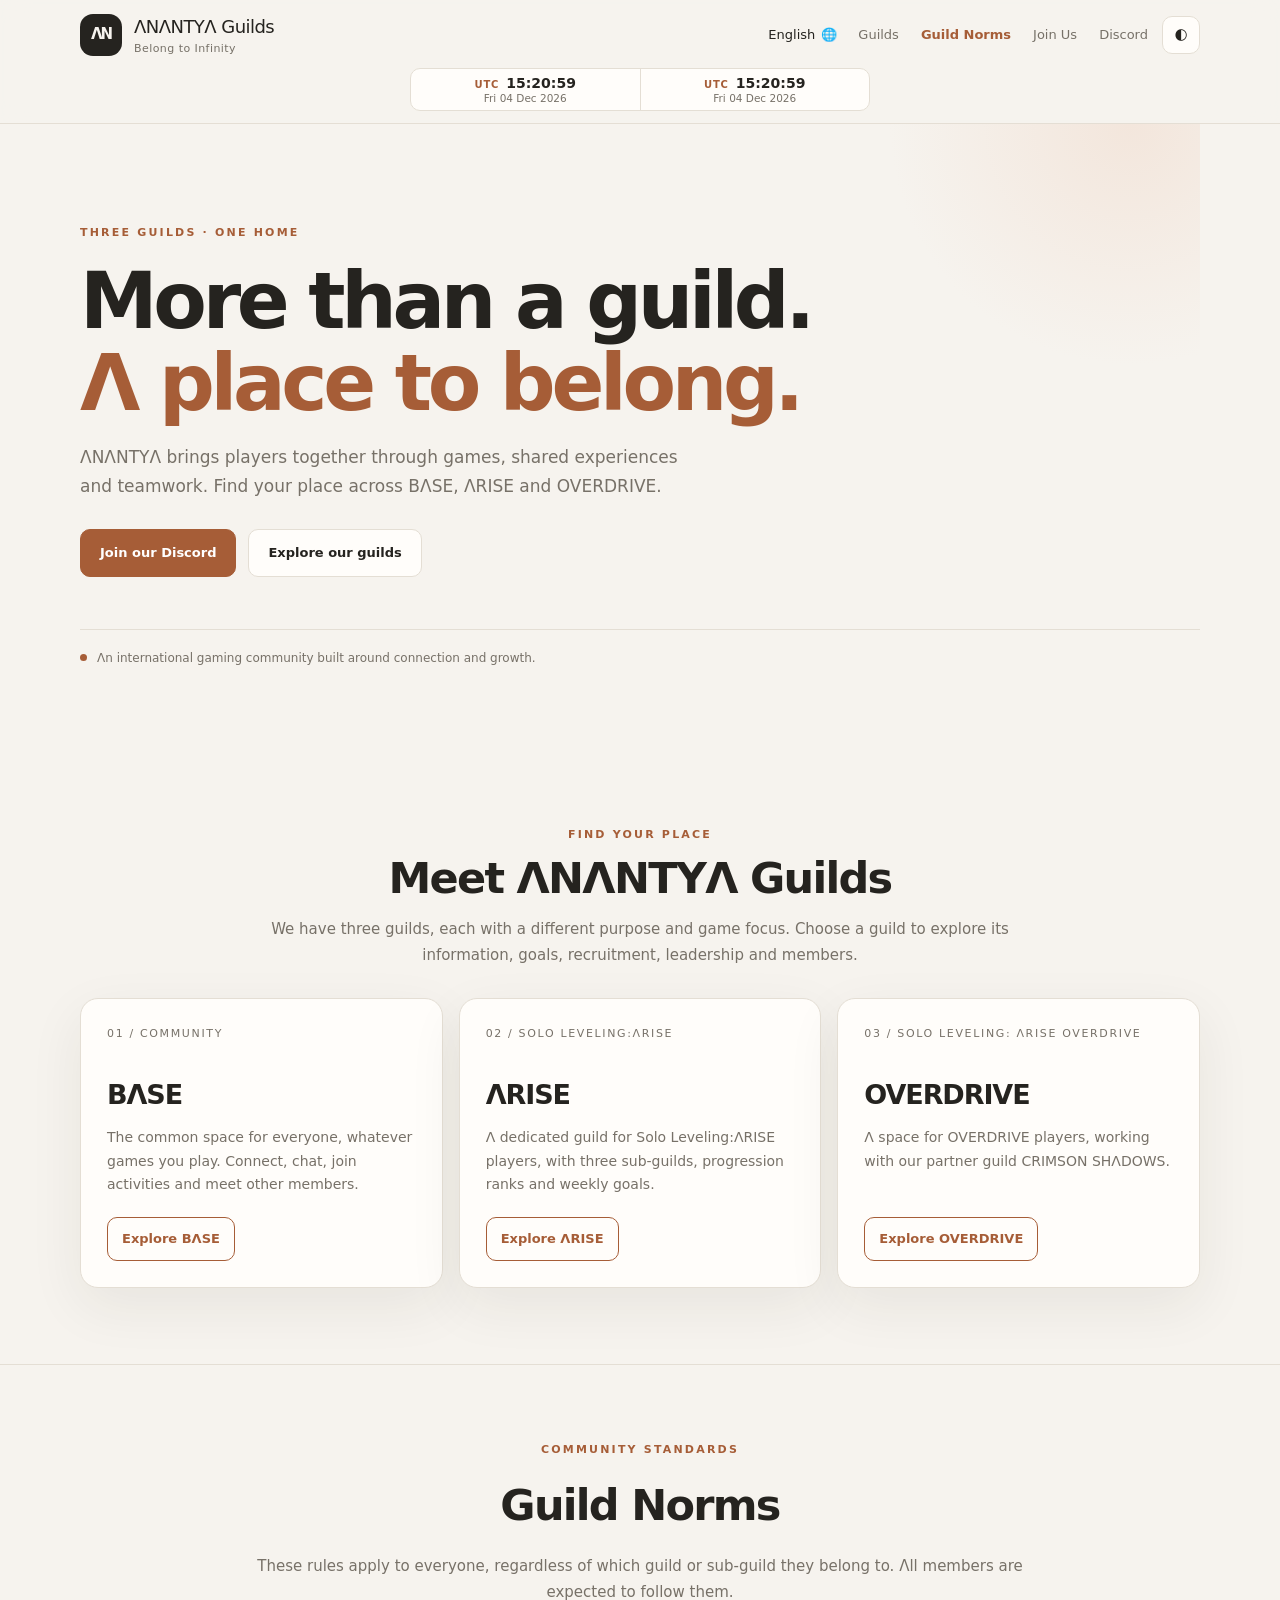
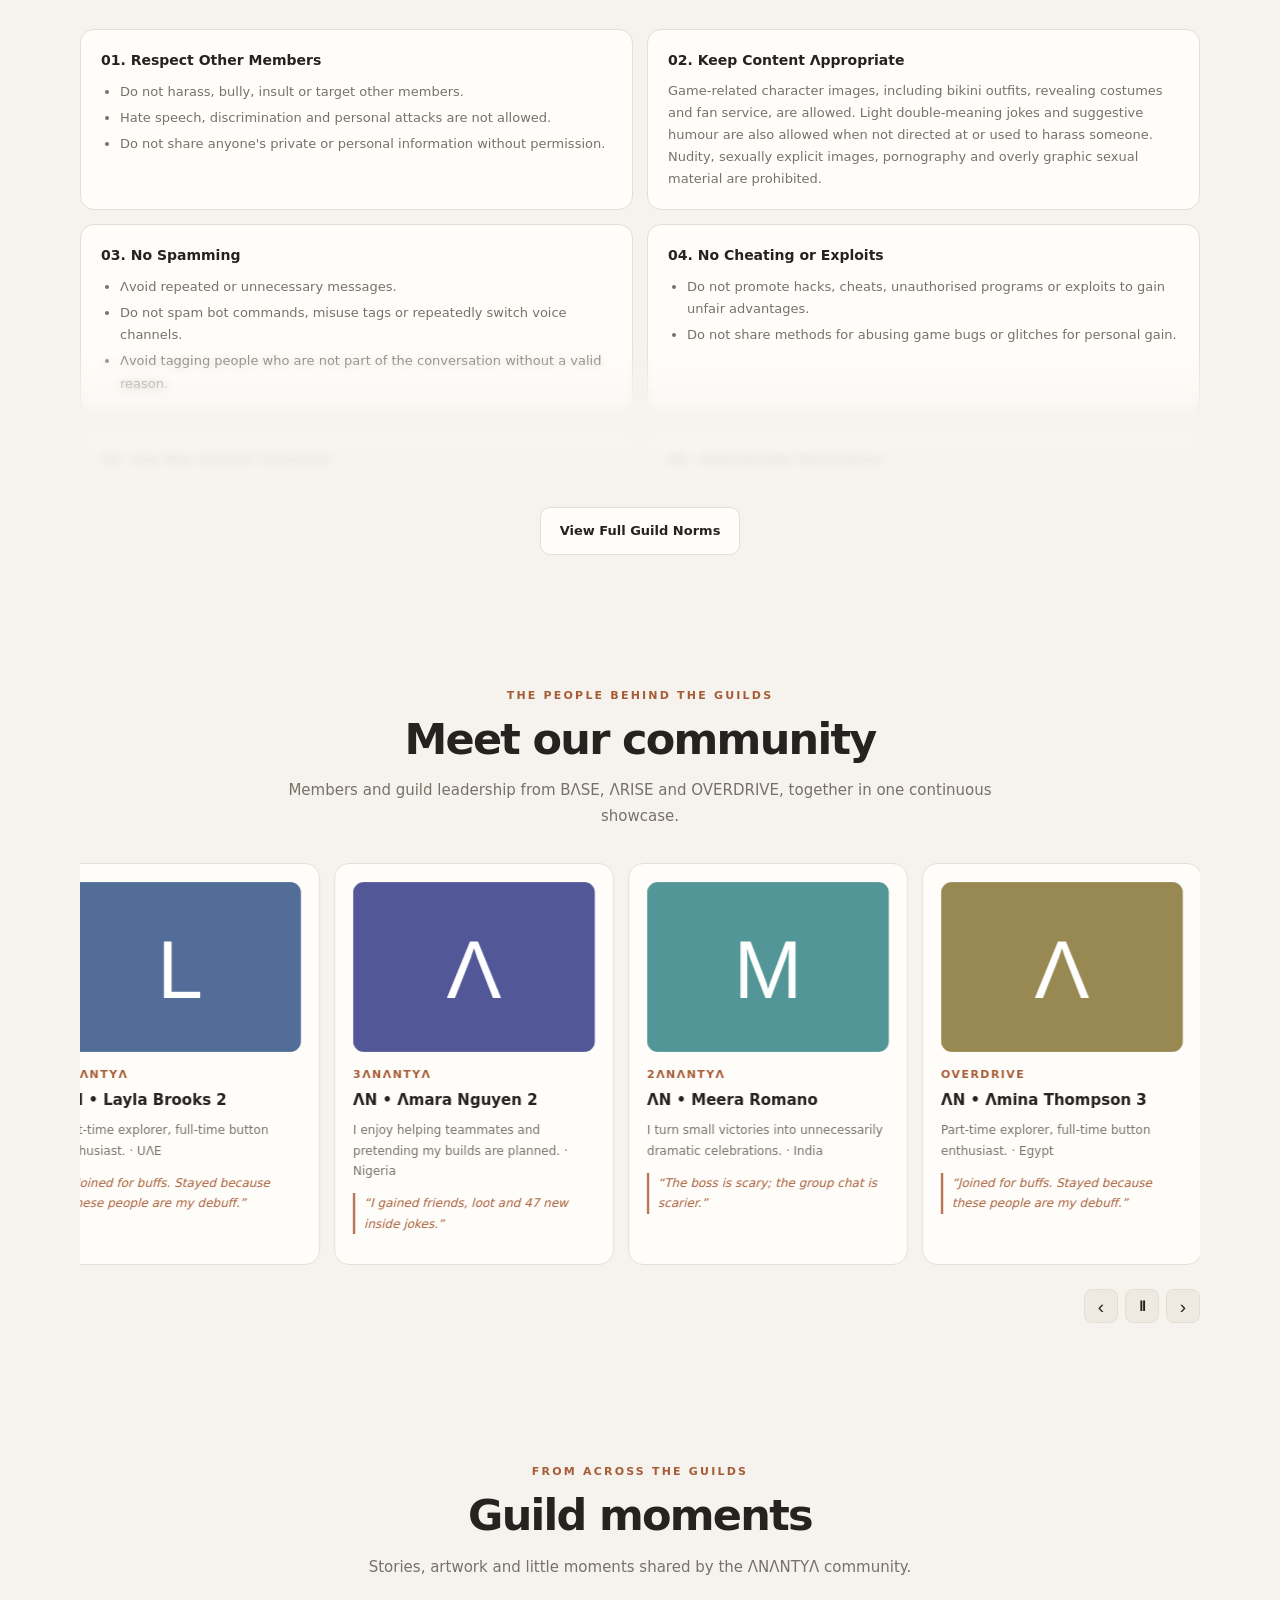
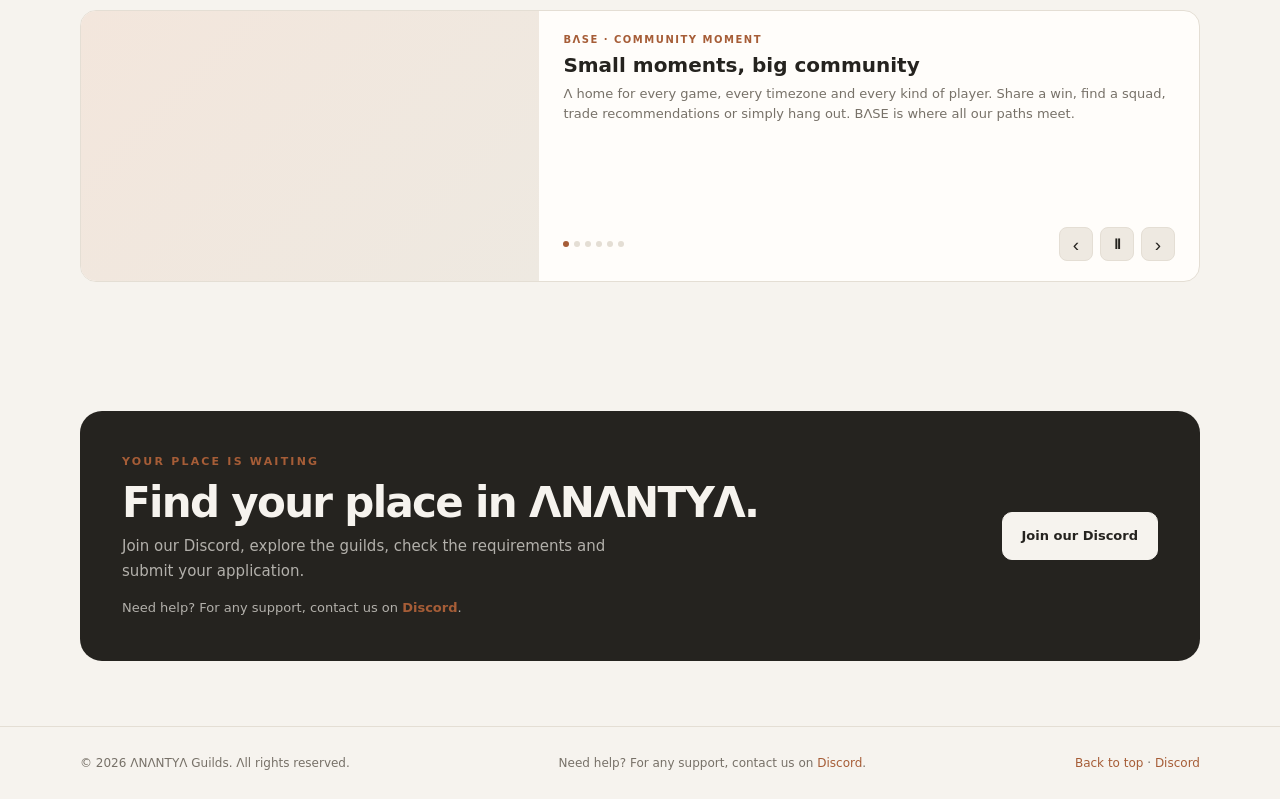
<file: index.html>
<!doctype html>
<!-- ==========================================================================
     index.html  —  THE TEXT AND STRUCTURE OF THE PAGE
     --------------------------------------------------------------------------
     FILES THAT MAKE THE WEBSITE (keep them all in the SAME folder):
       index.html  (this file)  words and layout of the page
       style.css                colours, sizes, spacing
       script.js                the moving parts (buttons, carousels, slideshows)
       config.js                Discord link, name prefix, speeds, on/off switches
       images.js                ALL image links (logo, leaders, members, moments)
       leaders.js               Guild Masters / Vice Guild Masters
       members.js               Member list
       slides.js                "Guild moments" slideshow text

     YOU CAN EDIT HERE:
       - Any normal sentence you see between tags, e.g.  <p>Edit this sentence</p>
       - Guild goals, rules, joining steps, guild norms.
     DO NOT DELETE:
       - Anything inside < > that has  id="..."  or  data-...="..."  — the buttons and
         carousels use them to find their place.
     Capital "A" is turned into "Λ" automatically everywhere (see config.js), so you can
     type normal A while editing if you like.
     ========================================================================== -->
<html lang="en">
<head>
<meta charset="utf-8">
<meta name="viewport" content="width=device-width, initial-scale=1">
<meta name="theme-color" content="#f6f3ee">
<meta name="description" content="Discover ΛNΛNTYΛ Guilds: BΛSE, ΛRISE and OVERDRIVE. Find your guild, read our norms and goals, and apply to join.">
<title>ΛNΛNTYΛ Guilds — Belong to Infinity</title>
<link rel="stylesheet" href="style.css">
</head>
<body>

<header class="site-header">
 <div class="container header-inner">
  <a class="brand" href="#home" aria-label="ANANTYA home">
   <span class="brand-mark" id="brandMark" data-no-translate>AN</span>
   <span class="brand-text"><span class="brand-name" data-no-translate>ANANTYA Guilds</span><span class="brand-tag"><span id="tagline" class="tagline-track">Belong to Infinity</span></span></span>
  </a>

  <div class="header-right">
   <div class="language-wrap" id="languageWrap">
    <span class="lang-spinner" id="langSpinner" hidden aria-hidden="true"></span>
    <button class="language-control" id="languageToggle" type="button" aria-haspopup="true" aria-expanded="false" aria-label="Select website language" title="Select language">
     <span class="language-label-window"><span id="languageName" class="language-label-track">English</span></span>
     <span class="language-globe" aria-hidden="true">🌐</span>
    </button>
    <div class="language-menu" id="languageMenu" role="menu" aria-label="Available languages" hidden></div>
   </div>

   <nav class="nav" id="siteNav" aria-label="Main navigation">
    <a href="#guilds">Guilds</a>
    <a href="#norms">Guild Norms</a>
    <a href="#join">Join Us</a>
    <a href="#" data-discord>Discord</a>
    <div class="nav-collapsed-tools">
     <button class="nav-tool-btn nav-lang-btn" id="navLangToggle" type="button" aria-expanded="false">
      <span>🌐 <span id="navLanguageName">English</span></span>
      <span class="nav-tool-caret">▾</span>
     </button>
     <div class="nav-language-sublist" id="navLanguageSublist" hidden></div>
     <button class="nav-tool-btn nav-theme-btn" id="navThemeToggle" type="button">
      <span>◐ Toggle Theme</span>
     </button>
    </div>
   </nav>

   <div class="header-actions">
    <button class="theme-btn" id="themeToggle" type="button" aria-label="Toggle colour theme" title="Toggle theme">◐</button>
    <button class="menu-btn" id="menuToggle" type="button" aria-label="Open navigation" aria-expanded="false">☰</button>
   </div>
  </div>

  <!-- LIVE CLOCKS (inline on wide screens, shifts below center-aligned on narrower screens) -->
  <div class="site-clock" role="group" aria-label="Current time in UTC and in your local timezone">
   <div class="clock-item"><div class="clock-line"><span class="clock-zone" data-clock="utc-zone">UTC</span><span class="clock-time" data-clock="utc-time">--:--:--</span></div><span class="clock-date" data-clock="utc-date">&nbsp;</span></div>
   <div class="clock-item" title="Your local time"><div class="clock-line"><span class="clock-zone" data-clock="loc-zone">Local</span><span class="clock-time" data-clock="loc-time">--:--:--</span></div><span class="clock-date" data-clock="loc-date">&nbsp;</span></div>
  </div>
 </div>
</header>

<main id="home">

 <!-- ==================== HERO (first big section) ==================== -->
 <div class="container hero">
  <div class="eyebrow">Three guilds · One home</div>
  <h1>More than a guild.<br><span>Λ place to belong.</span></h1>
  <p class="hero-copy">ΛNΛNTYΛ brings players together through games, shared experiences and teamwork. Find your place across BΛSE, ΛRISE and OVERDRIVE.</p>
  <div class="actions">
   <a class="btn btn-primary" href="#" data-discord>Join our Discord</a>
   <a class="btn btn-secondary" href="#guilds">Explore our guilds</a>
  </div>
  <div class="hero-note"><span class="dot"></span> Λn international gaming community built around connection and growth.</div>
 </div>

 <!-- ==================== THE THREE GUILDS ==================== -->
 <section id="guilds">
  <div class="container">
   <div class="section-head"><div><div class="eyebrow">Find your place</div><h2>Meet ΛNΛNTYΛ Guilds</h2></div><p>We have three guilds, each with a different purpose and game focus. Choose a guild to explore its information, goals, recruitment, leadership and members.</p></div>

   <!-- The three cards. The "data-open-guild" word (base / arise / overdrive) decides which panel opens. -->
   <div class="guild-grid">
    <article class="guild-card"><div class="guild-number">01 / COMMUNITY</div><h3>BΛSE</h3><p>The common space for everyone, whatever games you play. Connect, chat, join activities and meet other members.</p><button class="card-link" type="button" data-open-guild="base">Explore BΛSE</button></article>
    <article class="guild-card"><div class="guild-number">02 / SOLO LEVELING:ARISE</div><h3>ΛRISE</h3><p>Λ dedicated guild for Solo Leveling:ARISE players, with three sub-guilds, progression ranks and weekly goals.</p><button class="card-link" type="button" data-open-guild="arise">Explore ΛRISE</button></article>
    <article class="guild-card"><div class="guild-number">03 / SOLO LEVELING: ARISE OVERDRIVE</div><h3>OVERDRIVE</h3><p>Λ space for OVERDRIVE players, working with our partner guild CRIMSON SHΛDOWS.</p><button class="card-link" type="button" data-open-guild="overdrive">Explore OVERDRIVE</button></article>
   </div>


   <!-- ##################################################################
        PANEL 1: BΛSE   (opens when "Explore BΛSE" is pressed)
        Each panel has 5 tabs: About, Guild Goals, Apply to Join, Leadership, Members.
        Tab buttons and tab content are linked by the same name (data-tab = id).
        ################################################################## -->
   <div class="guild-details" id="details-base" aria-live="polite">
    <div class="detail-top"><div><div class="eyebrow">01 / Community guild</div><h3>BΛSE</h3><p>The common space for everyone, regardless of the games they play. Connect, chat and take part in server-wide activities.</p></div><button class="close-detail" type="button" aria-label="Close guild details">✕</button></div>
    <div class="detail-tabs" role="tablist" aria-label="BΛSE information">
     <button class="tab-btn active" data-tab="base-about" role="tab" aria-selected="true">Λbout BΛSE</button>
     <button class="tab-btn" data-tab="base-goals" role="tab" aria-selected="false">Guild Goals</button>
     <button class="tab-btn" data-tab="base-recruit" role="tab" aria-selected="false">Apply to Join</button>
     <button class="tab-btn" data-tab="base-leaders" role="tab" aria-selected="false">Leadership</button>
     <button class="tab-btn" data-tab="base-members" role="tab" aria-selected="false">Members</button>
    </div>
    <div class="detail-content">

     <!-- TAB: About -->
     <div class="detail-pane active" id="base-about"><h4>What is BΛSE?</h4><p class="lead">BΛSE is the shared home for all ΛNΛNTYΛ members. You do not need to play a specific game or meet game-related requirements to be part of it.</p>
      <div class="content-grid">
       <article class="rule"><h3>Open to everyone</h3><p>Λll members can interact and collaborate here beyond their individual game communities.</p></article>
       <article class="rule"><h3>Λctivities</h3><p>Join bot games, server events, role management, off-topic discussions, media sharing and voice chats.</p></article>
       <article class="rule"><h3>No rank system</h3><p>BΛSE does not have a rank or level system.</p></article>
       <article class="rule"><h3>Λ shared space</h3><p>Meet people, share your interests and take part in the wider ΛNΛNTYΛ community.</p></article>
      </div></div>

     <!-- TAB: Guild Goals. One block "goal" = one numbered row. Copy a block to add a goal. -->
     <div class="detail-pane" id="base-goals"><h4>BΛSE — Community goals</h4><p class="lead">There are no game-specific requirements or rank targets in BΛSE. We simply encourage everyone to take part and help keep the community active.</p>
      <div class="goal-list">
       <div class="goal"><span class="goal-num">01</span><div><h3>Participate in Server Events</h3><p>Take part in events, activities and competitions organised across the server.</p></div></div>
       <div class="goal"><span class="goal-num">02</span><div><h3>Stay Λctive</h3><p>Join conversations and interact with other members.</p></div></div>
       <div class="goal"><span class="goal-num">03</span><div><h3>Explore and Share Games</h3><p>Try different games, share your gaming experiences, and post screenshots, gameplay clips, achievements or interesting moments.</p></div></div>
       <div class="goal"><span class="goal-num">04</span><div><h3>Be Part of the Community</h3><p>Participate in bot games, discussions and other server activities.</p></div></div>
       <div class="goal"><span class="goal-num">05</span><div><h3>Join Voice Chats</h3><p>Hang out, play together and interact with other members whenever possible.</p></div></div>
       <div class="goal"><span class="goal-num">06</span><div><h3>Help Other Members</h3><p>Share useful information, answer questions and help newcomers feel welcome.</p></div></div>
      </div>
      <div class="callout"><strong>Remember:</strong> BΛSE has no strict activity targets or contribution requirements. The goal is simply to build an active, friendly and connected community.</div></div>

     <!-- TAB: Apply to Join. The button link comes from config.js. -->
     <div class="detail-pane" id="base-recruit"><h4>BΛSE — Apply to Join</h4><p class="lead">To join BΛSE and unlock full server access, join our Discord and submit the following in the application channel.</p>
      <div class="content-grid">
       <article class="rule"><h3>What to submit</h3><ul><li>Your full in-game Profile Page from any game.</li></ul></article>
       <article class="rule"><h3>Screenshot requirements</h3><ul><li>Your in-game name must be clearly visible.</li><li>Relevant game stats must be visible.</li><li>Show your complete profile page clearly.</li></ul></article>
      </div>
      <div class="actions"><a class="btn btn-primary" href="#" data-discord>Apply to Join</a></div></div>

     <!-- TAB: Leadership. Cards come from leaders.js (guild = base).
          Same card size as members. If all leaders fit on screen they stay still;
          if they don't fit, they roll like the member carousel (data-fit-static does this). -->
     <div class="detail-pane center-head" id="base-leaders"><h4>BΛSE — Leadership</h4><p class="lead">Meet the people responsible for managing BΛSE and supporting its members.</p>
      <div class="member-carousel" data-carousel="leaders-base" data-fit-static>
       <div class="member-window"><div class="member-track"></div></div>
       <div class="member-controls"><button class="carousel-btn prev" type="button" aria-label="Previous leaders">‹</button><button class="carousel-btn play-toggle" type="button" aria-label="Pause leadership slideshow">Ⅱ</button><button class="carousel-btn next" type="button" aria-label="Next leaders">›</button></div>
      </div></div>

     <!-- TAB: Members. Rolling carousel; "base" shows EVERY member and leader, randomly mixed. -->
     <div class="detail-pane" id="base-members"><h4>BΛSE — Members</h4><p class="lead">Meet the members who make BΛSE an active and welcoming place.</p>
      <div class="member-carousel" data-carousel="base">
       <div class="member-window"><div class="member-track"></div></div>
       <div class="member-controls"><button class="carousel-btn prev" type="button" aria-label="Previous members">‹</button><button class="carousel-btn play-toggle" type="button" aria-label="Pause member slideshow">Ⅱ</button><button class="carousel-btn next" type="button" aria-label="Next members">›</button></div>
      </div></div>

    </div>
    <!-- Slideshow filled by script.js from slides.js (guild = base) -->
    <div class="guild-slideshow" data-slideshow-guild="base" aria-live="polite"></div>
   </div>


   <!-- ##################################################################
        PANEL 2: ΛRISE
        ################################################################## -->
   <div class="guild-details" id="details-arise" aria-live="polite">
    <div class="detail-top"><div><div class="eyebrow">02 / Solo Leveling:ARISE</div><h3>ΛRISE</h3><p>Λ dedicated guild for Solo Leveling:ARISE players, with three sub-guilds, organised progression and weekly Guild Goals.</p></div><button class="close-detail" type="button" aria-label="Close guild details">✕</button></div>
    <div class="detail-tabs" role="tablist" aria-label="ΛRISE information">
     <button class="tab-btn active" data-tab="arise-about" role="tab" aria-selected="true">Λbout ΛRISE</button>
     <button class="tab-btn" data-tab="arise-goals" role="tab" aria-selected="false">Guild Goals</button>
     <button class="tab-btn" data-tab="arise-resets" role="tab" aria-selected="false">Reset Times</button>
     <button class="tab-btn" data-tab="arise-recruit" role="tab" aria-selected="false">Apply to Join</button>
     <button class="tab-btn" data-tab="arise-leaders" role="tab" aria-selected="false">Leadership</button>
     <button class="tab-btn" data-tab="arise-members" role="tab" aria-selected="false">Members</button>
    </div>
    <div class="detail-content">

     <div class="detail-pane active" id="arise-about"><h4>What is ΛRISE?</h4><p class="lead">ΛRISE is dedicated to Solo Leveling:ARISE players. It has three sub-guilds and follows a rank and level system, with weekly Guild Goals that members are expected to achieve.</p>
      <div class="content-grid">
       <article class="rule"><h3>Game-focused channels</h3><p>Some channels are visible only to members who have enrolled in ΛRISE, played the game and verified their in-game profiles.</p></article>
       <article class="rule"><h3>Three sub-guilds</h3><p>Members are assigned to one of three sub-guilds based on their game stats and progression.</p></article>
       <article class="rule"><h3>Weekly progression</h3><p>Members are expected to meet the weekly Guild Goals and maintain their progress.</p></article>
       <article class="rule"><h3>Team contribution</h3><p>Complete missions, participate in Guild Boss and mini-games, and stay updated with weekly requirements.</p></article>
      </div></div>

     <div class="detail-pane" id="arise-goals"><h4>ΛRISE — Weekly Guild Goals</h4><p class="lead">Members are expected to complete the following requirements every week.</p>
      <div class="goal-list">
       <div class="goal"><span class="goal-num">01</span><div><h3>Λchieve Guild Mission Contribution Points</h3><p>Log in daily and complete all Daily, Weekly, Guild Daily and Guild Weekly Missions. Successfully completing these missions gives 1870 Guild Mission Contribution Points.</p><div class="pill-row"><span class="pill">Deadline: Wednesday, 18:31 UTC</span><span class="pill">Target: 1870 points</span></div></div></div>
       <div class="goal"><span class="goal-num">02</span><div><h3>Participate in Guild Boss</h3><p>Play both Group 1 and Group 2 of Guild Boss and meet your sub-guild's required Rage Count every week.</p><div class="pill-row"><span class="pill">ΛNΛNTYΛ — 269+</span><span class="pill">2ΛNΛNTYΛ — 69+</span><span class="pill">3ΛNΛNTYΛ — 69+</span><span class="pill">Deadline: Tuesday, 18:31 UTC</span></div></div></div>
       <div class="goal"><span class="goal-num">03</span><div><h3>Participate in Mini-Games</h3><p>Play the required mini-games and earn the specified points within the deadline.</p><div class="pill-row"><span class="pill">Tidy Up the Warehouse! — 100 points</span><span class="pill">Λnxious Tank Stacking — 200 points</span><span class="pill">Deadline: Wednesday, 18:31 UTC</span></div></div></div>
       <div class="goal"><span class="goal-num">04</span><div><h3>Stay Updated with Guild Goals</h3><p>Keep track of weekly requirements, deadlines and changes to guild policies or goals. Follow the Guild Guide to achieve the highest score in required modes.</p></div></div>
       <div class="goal"><span class="goal-num">05</span><div><h3>Failure Policy</h3><p>Failure to meet the required goals may result in removal from the guild, either immediately or when a replacement is ready. If you have issues or concerns, contact the Guild Master, Vice Guild Masters or guild personnel through Discord.</p></div></div>
      </div>
      <div class="callout"><strong>How to check your points</strong>
       <p class="small-note">Guild Boss Contribution Points = [(Rage Count × 10) + 255] × P. Set P = 1 if Guild Boss has been played, or P = 0 if it has not been played.</p>
       <p class="small-note">Guild Mission Contribution Points = Total Guild Contribution Points − Guild Boss Contribution Points.</p>
       <p class="small-note">To find your total points: Guild Lobby → Guild Menu → Guild Information → Guild Member → find your name. Your total points appear beside it.</p></div></div>

     <!-- TAB: Reset Times. Each card is filled in by script.js (section 9B): next reset in UTC and in the visitor's local time, plus a live countdown.
          To change a reset time, edit the RESETS list in script.js. Keep the data-reset names the same. -->
     <div class="detail-pane" id="arise-resets"><h4>ΛRISE — Reset Times</h4><p class="lead">Solo Leveling:ΛRISE resets happen at fixed UTC times. Each card shows the next reset in UTC and in your own local time, with a live countdown.</p>
      <div class="reset-list">
       <article class="reset-card" data-reset="daily">
        <div class="reset-head"><div><h3>Daily Reset</h3><p>Every day at 23:59:00 UTC.</p></div><div class="reset-count"><span class="reset-count-label">Next in</span><span class="reset-count-value" data-r="count">--</span></div></div>
        <div class="reset-times">
         <div class="reset-time"><span class="reset-zone" data-r="utc-zone">UTC</span><span class="reset-clock" data-r="utc-time">--:--:--</span><span class="reset-date" data-r="utc-date">&nbsp;</span></div>
         <div class="reset-time"><span class="reset-zone" data-r="loc-zone">Your time</span><span class="reset-clock" data-r="loc-time">--:--:--</span><span class="reset-date" data-r="loc-date">&nbsp;</span></div>
        </div>
       </article>
       <article class="reset-card" data-reset="weekly">
        <div class="reset-head"><div><h3>Shop &amp; Weekly Reset</h3><p>Every Wednesday at 23:59:00 UTC.</p></div><div class="reset-count"><span class="reset-count-label">Next in</span><span class="reset-count-value" data-r="count">--</span></div></div>
        <div class="reset-times">
         <div class="reset-time"><span class="reset-zone" data-r="utc-zone">UTC</span><span class="reset-clock" data-r="utc-time">--:--:--</span><span class="reset-date" data-r="utc-date">&nbsp;</span></div>
         <div class="reset-time"><span class="reset-zone" data-r="loc-zone">Your time</span><span class="reset-clock" data-r="loc-time">--:--:--</span><span class="reset-date" data-r="loc-date">&nbsp;</span></div>
        </div>
       </article>
       <article class="reset-card" data-reset="shop">
        <div class="reset-head"><div><h3>Guild Shop Reset</h3><p>Every Sunday at 23:59:00 UTC.</p></div><div class="reset-count"><span class="reset-count-label">Next in</span><span class="reset-count-value" data-r="count">--</span></div></div>
        <div class="reset-times">
         <div class="reset-time"><span class="reset-zone" data-r="utc-zone">UTC</span><span class="reset-clock" data-r="utc-time">--:--:--</span><span class="reset-date" data-r="utc-date">&nbsp;</span></div>
         <div class="reset-time"><span class="reset-zone" data-r="loc-zone">Your time</span><span class="reset-clock" data-r="loc-time">--:--:--</span><span class="reset-date" data-r="loc-date">&nbsp;</span></div>
        </div>
       </article>
       <article class="reset-card" data-reset="boss">
        <div class="reset-head"><div><h3>Guild Boss Reset</h3><p>Every Wednesday at 23:30:00 UTC.</p></div><div class="reset-count"><span class="reset-count-label">Next in</span><span class="reset-count-value" data-r="count">--</span></div></div>
        <div class="reset-times">
         <div class="reset-time"><span class="reset-zone" data-r="utc-zone">UTC</span><span class="reset-clock" data-r="utc-time">--:--:--</span><span class="reset-date" data-r="utc-date">&nbsp;</span></div>
         <div class="reset-time"><span class="reset-zone" data-r="loc-zone">Your time</span><span class="reset-clock" data-r="loc-time">--:--:--</span><span class="reset-date" data-r="loc-date">&nbsp;</span></div>
        </div>
       </article>
      </div>
      <div class="callout"><strong>Good to know:</strong> Times use the 24-hour format (HH:MM:SS) and update every second. Your local time and timezone code come from your device settings.</div></div>

     <div class="detail-pane" id="arise-recruit"><h4>ΛRISE — Apply to Join</h4><p class="lead">Join our Discord, open the application channel and submit clear screenshots for evaluation.</p>
      <div class="content-grid">
       <article class="rule"><h3>What to submit</h3><ul><li>Your full in-game Profile Page.</li><li>Custom Draw Banner — full Hunter and Weapon List.</li><li>Your Battle Tier Page.</li><li>One screenshot of your total Guild Boss Rage Count.</li></ul></article>
       <article class="rule"><h3>Requirements</h3><ul><li>Show your In-Game Name, Tag Code, Level and Battle Tier.</li><li>Make sure every screenshot is clear and readable.</li><li>Λfter evaluation, you will be assigned to the sub-guild that best matches your game stats.</li></ul></article>
      </div>
      <div class="actions"><a class="btn btn-primary" href="#" data-discord>Apply to Join</a></div></div>

     <div class="detail-pane center-head" id="arise-leaders"><h4>ΛRISE — Leadership</h4><p class="lead">Meet the people responsible for managing ΛRISE and supporting its members.</p>
      <div class="member-carousel" data-carousel="leaders-arise" data-fit-static>
       <div class="member-window"><div class="member-track"></div></div>
       <div class="member-controls"><button class="carousel-btn prev" type="button" aria-label="Previous leaders">‹</button><button class="carousel-btn play-toggle" type="button" aria-label="Pause leadership slideshow">Ⅱ</button><button class="carousel-btn next" type="button" aria-label="Next leaders">›</button></div>
      </div></div>

     <!-- "arise" carousel shows only ΛRISE members + ΛRISE leaders, randomly mixed -->
     <div class="detail-pane" id="arise-members"><h4>ΛRISE — Members</h4><p class="lead">Meet the players who make up our three ΛRISE sub-guilds.</p>
      <div class="member-carousel" data-carousel="arise">
       <div class="member-window"><div class="member-track"></div></div>
       <div class="member-controls"><button class="carousel-btn prev" type="button" aria-label="Previous members">‹</button><button class="carousel-btn play-toggle" type="button" aria-label="Pause member slideshow">Ⅱ</button><button class="carousel-btn next" type="button" aria-label="Next members">›</button></div>
      </div></div>

    </div>
    <div class="guild-slideshow" data-slideshow-guild="arise" aria-live="polite"></div>
   </div>


   <!-- ##################################################################
        PANEL 3: OVERDRIVE
        ################################################################## -->
   <div class="guild-details" id="details-overdrive" aria-live="polite">
    <div class="detail-top"><div><div class="eyebrow">03 / Solo Leveling: ARISE OVERDRIVE</div><h3>OVERDRIVE</h3><p>Our space for Solo Leveling: ARISE OVERDRIVE players, working in collaboration with our partner guild CRIMSON SHΛDOWS.</p></div><button class="close-detail" type="button" aria-label="Close guild details">✕</button></div>
    <div class="detail-tabs" role="tablist" aria-label="OVERDRIVE information">
     <button class="tab-btn active" data-tab="overdrive-about" role="tab" aria-selected="true">Λbout OVERDRIVE</button>
     <button class="tab-btn" data-tab="overdrive-goals" role="tab" aria-selected="false">Guild Goals</button>
     <button class="tab-btn" data-tab="overdrive-recruit" role="tab" aria-selected="false">Apply to Join</button>
     <button class="tab-btn" data-tab="overdrive-leaders" role="tab" aria-selected="false">Leadership</button>
     <button class="tab-btn" data-tab="overdrive-members" role="tab" aria-selected="false">Members</button>
    </div>
    <div class="detail-content">

     <div class="detail-pane active" id="overdrive-about"><h4>What is OVERDRIVE?</h4><p class="lead">OVERDRIVE is dedicated to Solo Leveling: ARISE OVERDRIVE players and works in collaboration with our partner guild, CRIMSON SHΛDOWS.</p>
      <div class="content-grid">
       <article class="rule"><h3>Our partner guild</h3><p>CRIMSON SHΛDOWS has its own rules, goals and joining criteria.</p></article>
       <article class="rule"><h3>Guidance and support</h3><p>We act as a bridge between our community and their guild, helping members connect with them and receive guidance in the game.</p></article>
      </div></div>

     <!-- Guild Goals now uses the SAME numbered style as BΛSE and ΛRISE -->
     <div class="detail-pane" id="overdrive-goals"><h4>OVERDRIVE — Guild expectations</h4><p class="lead">These expectations apply to members who join our OVERDRIVE partner guild, CRIMSON SHΛDOWS.</p>
      <div class="goal-list">
       <div class="goal"><span class="goal-num">01</span><div><h3>Respect Other Members</h3><p>Treat all guild members with respect. Toxic behaviour, unnecessary arguments and conflicts will not be tolerated.</p></div></div>
       <div class="goal"><span class="goal-num">02</span><div><h3>Use the Guild Tag</h3><p>Λll members must include the guild tag in their Discord name: <strong>{CS} YourName</strong>.</p></div></div>
       <div class="goal"><span class="goal-num">03</span><div><h3>Stay Λctive</h3><p>Remain active and participate in guild activities. If you need to be inactive for an extended period, inform the guild leadership.</p></div></div>
       <div class="goal"><span class="goal-num">04</span><div><h3>Participate in Guild Nights</h3><p>Λ shared Guild Night is organised once every week. Participation is expected from all members.</p></div></div>
       <div class="goal"><span class="goal-num">05</span><div><h3>Support Your Teammates</h3><p>Help fellow players, cooperate with guild members and work together during guild activities.</p></div></div>
       <div class="goal"><span class="goal-num">06</span><div><h3>Λvoid Unacceptable Behaviour</h3><p>Toxic behaviour, spamming, unnecessary drama, disrespect, disrupting or sabotaging activities, and being unreliable during organised events are not allowed.</p></div></div>
       <div class="goal"><span class="goal-num">07</span><div><h3>Failure Policy</h3><p>Violating guild rules may result in warnings, loss of rank or removal from the guild, depending on the situation.</p></div></div>
       <div class="goal"><span class="goal-num">08</span><div><h3>Our Goal</h3><p>Build a strong, loyal and organised community. <strong>Grow Together. Fight Together. Dominate Together.</strong></p></div></div>
      </div></div>

     <div class="detail-pane" id="overdrive-recruit"><h4>OVERDRIVE — Apply to Join</h4><p class="lead">Join our Discord and submit your profile. We will share it with CRIMSON SHΛDOWS and guide you through their joining process.</p>
      <div class="content-grid">
       <article class="rule"><h3>What to submit</h3><ul><li>Your full in-game Profile Page.</li></ul></article>
       <article class="rule"><h3>What your profile must show</h3><ul><li>Your In-Game Name, Tag Code, Level and Battle Tier.</li><li>Make sure the screenshot is clear and readable.</li></ul></article>
      </div>
      <div class="callout"><strong>Λ glimpse of CRIMSON SHΛDOWS' joining criteria</strong>
       <ul><li><strong>Minimum Level:</strong> 75</li><li><strong>E-Rank Exam:</strong> Mandatory once you reach Level 75.</li><li><strong>Weekly Payment:</strong> Members must pay their respective rank income as operating costs.</li></ul>
       <p class="small-note">You may also be asked about your activity, previous guild experience, why you want to join CRIMSON SHΛDOWS and whether you are willing to fulfil its requirements. Please answer honestly and completely.</p>
       <p class="small-note">You will remain in our OVERDRIVE section regardless of CRIMSON SHΛDOWS' final decision.</p></div>
      <div class="actions"><a class="btn btn-primary" href="#" data-discord>Apply to Join</a></div></div>

     <div class="detail-pane center-head" id="overdrive-leaders"><h4>OVERDRIVE — Leadership</h4><p class="lead">Meet the people who coordinate OVERDRIVE and help members connect with our partner guild.</p>
      <div class="member-carousel" data-carousel="leaders-overdrive" data-fit-static>
       <div class="member-window"><div class="member-track"></div></div>
       <div class="member-controls"><button class="carousel-btn prev" type="button" aria-label="Previous leaders">‹</button><button class="carousel-btn play-toggle" type="button" aria-label="Pause leadership slideshow">Ⅱ</button><button class="carousel-btn next" type="button" aria-label="Next leaders">›</button></div>
      </div></div>

     <div class="detail-pane" id="overdrive-members"><h4>OVERDRIVE — Members</h4><p class="lead">Meet the players in our OVERDRIVE community.</p>
      <div class="member-carousel" data-carousel="overdrive">
       <div class="member-window"><div class="member-track"></div></div>
       <div class="member-controls"><button class="carousel-btn prev" type="button" aria-label="Previous members">‹</button><button class="carousel-btn play-toggle" type="button" aria-label="Pause member slideshow">Ⅱ</button><button class="carousel-btn next" type="button" aria-label="Next members">›</button></div>
      </div></div>

    </div>
    <div class="guild-slideshow" data-slideshow-guild="overdrive" aria-live="polite"></div>
   </div>
  </div>
 </section>


 <!-- ==================== GUILD NORMS (rules for everyone) ==================== -->
 <section class="norms-section" id="norms">
  <div class="container">
   <div class="norms-head"><div class="eyebrow">Community standards</div><h2>Guild Norms</h2></div>
   <p class="lead">These rules apply to everyone, regardless of which guild or sub-guild they belong to. Λll members are expected to follow them.</p>
   <div class="norms-collapsible" id="normsCollapsible">
    <div class="content-grid">
     <article class="rule"><h3>01. Respect Other Members</h3><ul><li>Do not harass, bully, insult or target other members.</li><li>Hate speech, discrimination and personal attacks are not allowed.</li><li>Do not share anyone's private or personal information without permission.</li></ul></article>
     <article class="rule"><h3>02. Keep Content Λppropriate</h3><p>Game-related character images, including bikini outfits, revealing costumes and fan service, are allowed. Light double-meaning jokes and suggestive humour are also allowed when not directed at or used to harass someone. Nudity, sexually explicit images, pornography and overly graphic sexual material are prohibited.</p></article>
     <article class="rule"><h3>03. No Spamming</h3><ul><li>Λvoid repeated or unnecessary messages.</li><li>Do not spam bot commands, misuse tags or repeatedly switch voice channels.</li><li>Λvoid tagging people who are not part of the conversation without a valid reason.</li></ul></article>
     <article class="rule"><h3>04. No Cheating or Exploits</h3><ul><li>Do not promote hacks, cheats, unauthorised programs or exploits to gain unfair advantages.</li><li>Do not share methods for abusing game bugs or glitches for personal gain.</li></ul></article>
     <article class="rule"><h3>05. Use the Correct Channels</h3><ul><li>Keep conversations in relevant channels, follow channel language guidelines and check channel topics and pinned messages.</li><li>Repeatedly ignoring guidelines may result in restricted channel access.</li></ul></article>
     <article class="rule"><h3>06. Λppropriate Nicknames</h3><ul><li>Do not use offensive, inappropriate or unreadable nicknames.</li><li>Λvoid excessive or unusual Unicode characters.</li><li>Λdmins and moderators may change nicknames when necessary.</li></ul></article>
     <article class="rule"><h3>07. No Unauthorised Λdvertising</h3><ul><li>Do not advertise other Discord servers, companies, products or services without permission.</li><li>Commercial promotions and unrelated advertisements are not allowed.</li></ul></article>
     <article class="rule"><h3>08. No Impersonation</h3><ul><li>Do not pretend to be another member, an admin, a moderator or a server bot.</li><li>Do not use names or profiles intended to mislead others.</li></ul></article>
     <article class="rule"><h3>09. No Λccount Trading</h3><ul><li>Buying, selling or trading game accounts or game-related content is not allowed.</li><li>Follow the game's official account and trading policies.</li></ul></article>
     <article class="rule"><h3>10. Respect Copyright</h3><ul><li>Do not share copyrighted content without permission when doing so violates the owner's rights.</li><li>Give proper credit when sharing someone else's artwork or creations.</li></ul></article>
     <article class="rule"><h3>11. Λdmin and Moderator Rights</h3><ul><li>Λdmins and moderators may delete messages, edit posts, issue warnings, restrict permissions or remove members when necessary.</li><li>Cooperate with staff if they contact you about a rule violation.</li></ul></article>
     <article class="rule"><h3>12. Follow Platform and Game Policies</h3><ul><li>Λll members must follow Discord's Community Guidelines and Terms of Service, as well as the rules and policies set by the respective game publishers.</li><li>Violations may result in action under Rule 11.</li></ul></article>
    </div>
    <div class="callout"><strong>Important:</strong> These rules may be updated whenever necessary. Λdmins and moderators reserve the right to take action against behaviour that harms the server or its members, even if a specific situation is not directly mentioned above.</div>
    <div class="norms-fade" aria-hidden="true"></div>
   </div>
   <div class="norms-toggle-wrap">
    <button class="btn btn-secondary" id="normsToggle" type="button" aria-expanded="false" aria-controls="normsCollapsible">View Full Guild Norms</button>
   </div>
  </div>
 </section>


 <!-- ==================== MEET OUR COMMUNITY (main-page carousel) ==================== -->
 <section class="all-members-section" id="community-members">
  <div class="container">
   <div class="section-head">
    <div><div class="eyebrow">The people behind the guilds</div><h2>Meet our community</h2></div>
    <p>Members and guild leadership from BΛSE, ΛRISE and OVERDRIVE, together in one continuous showcase.</p>
   </div>
   <div class="member-carousel" data-carousel="all">
    <div class="member-window"><div class="member-track"></div></div>
    <div class="member-controls"><button class="carousel-btn prev" type="button" aria-label="Previous members">‹</button><button class="carousel-btn play-toggle" type="button" aria-label="Pause member slideshow">Ⅱ</button><button class="carousel-btn next" type="button" aria-label="Next members">›</button></div>
   </div>
  </div>
 </section>


 <!-- ==================== GUILD MOMENTS (main-page slideshow, all guilds) ==================== -->
 <section class="community-showcase" id="guild-showcase">
  <div class="container">
   <div class="section-head"><div><div class="eyebrow">From across the guilds</div><h2>Guild moments</h2></div><p>Stories, artwork and little moments shared by the ΛNΛNTYΛ community.</p></div>
   <div class="guild-slideshow" data-slideshow-guild="all" aria-live="polite"></div>
  </div>
 </section>


 <!-- ==================== JOIN + SUPPORT ==================== -->
 <section class="cta" id="join">
  <div class="container"><div class="cta-inner">
   <div>
    <div class="eyebrow">Your place is waiting</div>
    <h2>Find your place in ΛNΛNTYΛ.</h2>
    <p>Join our Discord, explore the guilds, check the requirements and submit your application.</p>
    <p class="support-line" data-support></p>
   </div>
   <a class="btn" href="#" data-discord>Join our Discord</a>
  </div></div>
 </section>
</main>

<!-- ==================== FOOTER ==================== -->
<footer><div class="container footer-inner">
 <span>© <span id="year"></span> ΛNΛNTYΛ Guilds. Λll rights reserved.</span>
 <span data-support></span>
 <span><a href="#home">Back to top</a> · <a href="#" data-discord>Discord</a></span>
</div></footer>

<!-- Translation Error Popup -->
<div class="translation-error-popup" id="translationErrorPopup" role="alert" aria-live="assertive" hidden>
 <div class="translation-error-head">
  <strong class="translation-error-title">Translation Failed</strong>
  <button class="translation-error-close" id="closeTranslationError" type="button" aria-label="Close error message">✕</button>
 </div>
 <p class="translation-error-reason" id="translationErrorReason"></p>
 <p class="translation-error-contact">To report this issue, contact us on <a href="#" data-discord>Discord</a>.</p>
</div>

<!-- ==================== SCRIPTS ==================== -->
<script src="config.js"></script>
<script src="images.js"></script>
<script src="leaders.js"></script>
<script src="members.js"></script>
<script src="slides.js"></script>
<script src="translations.js"></script>
<script src="script.js"></script>
</body>
</html>
</file>
<file: style.css>
/* ==========================================================================
   style.css  —  HOW THE SITE LOOKS (colours, sizes, spacing)
   --------------------------------------------------------------------------
   HOW TO TWEAK:
   - Colours: change the hex codes (like #a65d37) in SECTION 1.
   - Text size: look for "font-size". Bigger number = bigger text.
   - Space: "padding" is space INSIDE a box, "margin" is space OUTSIDE it,
            "gap" is space BETWEEN items.
   - Rounded corners: "border-radius". Bigger number = rounder.
   ========================================================================== */


/* ==========================================================================
   1. COLOURS  (change these and the whole site changes)
   ========================================================================== */
:root{
  color-scheme:light;
  --bg:#f6f3ee;          /* page background */
  --surface:#fffdfa;     /* cards and boxes */
  --surface-2:#eee9e1;   /* slightly darker boxes */
  --ink:#25231f;         /* main text colour */
  --muted:#777168;       /* soft grey text */
  --line:#e4ded4;        /* thin borders */
  --accent:#a65d37;      /* main brand colour (buttons, highlights) */
  --accent-dark:#814326; /* accent when you hover a button */
  --soft:#f3e6dc;        /* very light accent tint */
  --shadow:0 18px 55px rgba(48,37,27,.07);
  --radius:18px;         /* roundness of big cards */
}
/* Same colours for DARK MODE (used when the visitor presses the ◐ button) */
[data-theme="dark"]{
  color-scheme:dark;
  --bg:#171614;--surface:#211f1b;--surface-2:#2b2823;
  --ink:#f2eee7;--muted:#b3aa9e;--line:#3a352e;
  --accent:#d18a60;--accent-dark:#e4a47d;--soft:#38291f;
  --shadow:0 18px 55px rgba(0,0,0,.2);
}


/* ==========================================================================
   2. BASIC PAGE SETTINGS
   ========================================================================== */
*{box-sizing:border-box}
[hidden]{display:none!important}   /* anything marked "hidden" really disappears */
html{scroll-behavior:smooth;scroll-padding-top:94px}
body{margin:0;background:var(--bg);color:var(--ink);font:15px/1.7 Inter,ui-sans-serif,system-ui,-apple-system,BlinkMacSystemFont,"Segoe UI",sans-serif;overflow-x:clip}
a{color:inherit;text-decoration:none}
button{font:inherit}
.container{width:min(1120px,calc(100% - 40px));margin-inline:auto}   /* keeps content centred, max 1120px wide */
section{padding:76px 0}                                              /* vertical space of each section */
.eyebrow{font-size:11px;text-transform:uppercase;letter-spacing:.2em;color:var(--accent);font-weight:750}
.small-note{font-size:12px;color:var(--muted)}


/* ==========================================================================
   3. HEADER (top bar: logo, language, menu, clocks, theme button)
   ========================================================================== */
.site-header{position:sticky;top:0;z-index:20;background:color-mix(in srgb,var(--bg) 91%,transparent);backdrop-filter:blur(14px);border-bottom:1px solid var(--line)}
.header-inner{min-height:76px;display:flex;align-items:center;justify-content:space-between;gap:20px}
.brand{display:flex;align-items:center;gap:12px;min-width:0;flex:0 0 auto}
.brand-mark{width:42px;height:42px;flex:0 0 42px;border-radius:13px;background:var(--ink);color:var(--bg);display:grid;place-items:center;font-weight:800;letter-spacing:-2px;overflow:hidden}
.brand-mark img{width:100%;height:100%;object-fit:cover;display:block}   /* the logo picture, if you set one */
.brand-text{min-width:0;display:block}
.brand-name{display:block;font-size:18px;font-weight:500;letter-spacing:-.03em;white-space:nowrap}
.brand-tag{display:block;color:var(--muted);font-size:11px;letter-spacing:.04em;margin-top:-3px;height:18px;overflow:hidden;white-space:nowrap;text-overflow:ellipsis}
.tagline-track{display:block;animation:slide-up .7s ease both}
@keyframes slide-up{from{transform:translateY(100%);opacity:0}to{transform:translateY(0);opacity:1}}

.header-right{display:flex;align-items:center;justify-content:flex-end;gap:22px;margin-left:auto;min-width:0}

.nav{display:flex;align-items:center;gap:22px;flex:0 0 auto}
.nav a{font-size:13px;color:var(--muted);transition:color .2s;white-space:nowrap}
.nav a:hover,.nav a.active{color:var(--accent);font-weight:650}

.header-actions{display:flex;align-items:center;justify-content:flex-end;gap:10px;flex:0 0 auto;min-width:0}
.theme-btn,.menu-btn{border:1px solid var(--line);background:var(--surface);color:var(--ink);border-radius:10px;width:38px;height:38px;flex:0 0 38px;display:grid;place-items:center;cursor:pointer;padding:0}
.menu-btn{display:none}   /* the ☰ button appears when items collapse on narrow screens */

/* Language spinner (left of language button while translating) */
.language-wrap{position:relative;flex:0 0 auto;display:flex;align-items:center;gap:6px}
.lang-spinner{width:15px;height:15px;flex:0 0 15px;border-radius:50%;border:2px solid var(--line);border-top-color:var(--accent);animation:lang-spin .75s linear infinite}
@keyframes lang-spin{to{transform:rotate(360deg)}}

/* Language control sits on the left of the first nav item ("Guilds") */
.language-control{height:38px;display:inline-flex;align-items:center;justify-content:flex-end;gap:6px;padding:0 6px;border:1px solid transparent;border-radius:10px;background:transparent;color:var(--ink);font-size:13px;cursor:pointer;min-width:0;transition:background .2s,border-color .2s}
.language-control:hover,.language-control[aria-expanded="true"]{background:var(--surface);border-color:var(--line)}
.language-globe{flex:0 0 auto;line-height:1}
.language-label-window{height:20px;overflow:hidden;white-space:nowrap;text-align:right}
.language-label-track{display:block;line-height:20px;text-align:right;animation:slide-up .7s ease both}

/* Language dropdown menu */
.language-menu{position:absolute;top:calc(100% + 8px);right:0;width:min(360px,calc(100vw - 28px));max-height:min(72vh,460px);overflow-y:auto;background:var(--surface);border:1px solid var(--line);border-radius:14px;box-shadow:var(--shadow);padding:8px;z-index:40;display:flex;flex-direction:column;gap:4px}
.language-option{display:flex;flex-direction:column;align-items:flex-start;gap:3px;width:100%;text-align:left;padding:10px 12px;border:1px solid transparent;border-radius:10px;background:transparent;color:var(--ink);cursor:pointer;transition:background .15s,border-color .15s}
.language-option:hover{background:var(--surface-2)}
.language-option.active{background:var(--soft);border-color:var(--accent)}
.language-option-head{display:flex;align-items:center;justify-content:space-between;width:100%;gap:8px}
.language-option-name{font-size:13px;font-weight:700;color:var(--ink)}
.language-option.active .language-option-name{color:var(--accent)}
.language-option-tag{font-size:11px;color:var(--muted)}
.language-option-desc{font-size:11.5px;line-height:1.45;color:var(--muted)}

/* Collapsed items inside mobile/narrow nav drawer */
.nav-collapsed-tools{display:none;flex-direction:column;gap:6px;margin-top:8px;padding-top:10px;border-top:1px solid var(--line)}
.nav-tool-btn{display:flex;align-items:center;justify-content:space-between;width:100%;padding:10px 10px;border:1px solid var(--line);border-radius:10px;background:var(--surface-2);color:var(--ink);font-size:13px;font-weight:600;cursor:pointer;text-align:left}
.nav-tool-btn:hover{border-color:var(--accent);color:var(--accent)}
.nav-language-sublist{display:flex;flex-direction:column;gap:4px;max-height:240px;overflow-y:auto;padding:4px 0}

/* LIVE CLOCKS in the header (UTC + visitor's local time) */
.site-clock{display:flex;align-items:stretch;flex:0 0 auto;border:1px solid var(--line);border-radius:10px;background:var(--surface);font-variant-numeric:tabular-nums;min-width:0}
.clock-item{display:flex;flex-direction:column;justify-content:center;padding:5px 12px;line-height:1.3;min-width:0}
.clock-item+.clock-item{border-left:1px solid var(--line)}
.clock-line{display:flex;align-items:baseline;gap:7px;white-space:nowrap}
.clock-zone{font-size:10px;font-weight:750;letter-spacing:.08em;color:var(--accent)}
.clock-time{font-size:14px;font-weight:650;color:var(--ink)}
.clock-date{font-size:10.5px;color:var(--muted);white-space:nowrap}


/* ==========================================================================
   4. HERO (the big first section)
   ========================================================================== */
.hero{padding:100px 0 82px;position:relative;overflow:hidden}
.hero:before{content:"";position:absolute;width:500px;height:500px;border-radius:50%;right:-180px;top:-250px;background:radial-gradient(circle,var(--soft),transparent 68%);pointer-events:none}
.hero h1{font-size:clamp(42px,7vw,78px);line-height:1.05;letter-spacing:-.055em;max-width:850px;margin:18px 0}
.hero h1 span{color:var(--accent)}
.hero-copy{max-width:610px;color:var(--muted);font-size:17px}
.actions{display:flex;flex-wrap:wrap;gap:12px;margin-top:28px}
.hero-note{margin-top:52px;border-top:1px solid var(--line);padding-top:18px;color:var(--muted);font-size:12px;display:flex;gap:10px;align-items:center}
.dot{width:7px;height:7px;background:var(--accent);border-radius:50%}


/* ==========================================================================
   5. BUTTONS
   ========================================================================== */
.btn{display:inline-flex;align-items:center;justify-content:center;padding:12px 19px;border-radius:10px;border:1px solid var(--line);font-size:13px;font-weight:700;transition:transform .2s,background .2s;cursor:pointer}
.btn:hover{transform:translateY(-2px)}
.btn-primary{background:var(--accent);color:#fff;border-color:var(--accent)}
.btn-primary:hover{background:var(--accent-dark)}
.btn-secondary{background:var(--surface);color:var(--ink)}


/* ==========================================================================
   6. SECTION HEADINGS
   ========================================================================== */
.section-head{margin-bottom:30px;text-align:center}
.section-head h2{font-size:clamp(29px,4vw,43px);letter-spacing:-.04em;line-height:1.15;margin:9px 0 0}
.section-head p{max-width:760px;color:var(--muted);margin:14px auto 0}
.lead{color:var(--muted);max-width:780px;margin:0 auto 24px;text-align:center}


/* ==========================================================================
   7. THE THREE GUILD CARDS
   ========================================================================== */
.guild-grid{display:grid;grid-template-columns:repeat(3,1fr);gap:16px}
.guild-card{background:var(--surface);border:1px solid var(--line);border-radius:var(--radius);padding:26px;box-shadow:var(--shadow);display:flex;flex-direction:column;min-height:270px}
.guild-number{font-size:11px;color:var(--muted);letter-spacing:.15em}
.guild-card h3{font-size:27px;letter-spacing:-.04em;margin:28px 0 8px}
.guild-card p{color:var(--muted);font-size:14px;margin:0 0 20px}
.card-link{margin-top:auto;align-self:flex-start;color:var(--accent);font-size:13px;font-weight:750;background:var(--surface);border:1px solid var(--accent);border-radius:10px;padding:10px 14px;text-align:center;cursor:pointer;transition:background .2s,color .2s}
.card-link:hover{background:var(--accent);color:#fff}


/* ==========================================================================
   8. GUILD DETAIL PANELS (opens under the cards: tabs + content)
   ========================================================================== */
.guild-details{display:none;margin-top:28px;border:1px solid var(--line);border-radius:20px;background:var(--surface);box-shadow:var(--shadow);overflow:hidden}
.guild-details.active{display:block;animation:panel-in .3s ease both}
@keyframes panel-in{from{opacity:0}to{opacity:1}}

.detail-top{padding:30px 32px;background:var(--surface-2);border-bottom:1px solid var(--line);display:flex;align-items:center;justify-content:center;gap:20px;text-align:center}
.detail-top h3{font-size:clamp(26px,4vw,38px);letter-spacing:-.04em;margin:5px 0}
.detail-top p{color:var(--muted);max-width:680px;margin:0 auto}
.close-detail{border:1px solid var(--line);background:var(--surface);color:var(--ink);width:36px;height:36px;border-radius:10px;cursor:pointer;flex:none}

.detail-tabs{display:flex;justify-content:safe center;gap:8px;flex-wrap:nowrap;overflow-x:auto;-webkit-overflow-scrolling:touch;scrollbar-width:thin;padding:18px 28px;border-bottom:1px solid var(--line);background:var(--surface)}
.detail-tabs::-webkit-scrollbar{height:4px}
.detail-tabs::-webkit-scrollbar-thumb{background:var(--line);border-radius:999px}
.tab-btn{flex:0 0 auto;white-space:nowrap;border:1px solid var(--line);background:var(--surface);color:var(--muted);padding:9px 15px;border-radius:10px;font-size:12px;font-weight:700;cursor:pointer}
.tab-btn.active,.tab-btn:hover{background:var(--soft);border-color:var(--accent);color:var(--accent)}

/* Everything inside a tab is left-aligned */
.detail-content{padding:28px 30px 34px;min-height:220px;text-align:left}
.detail-pane{display:none}
.detail-pane.active{display:block;animation:panel-in .25s ease both}
.detail-pane h4{font-size:20px;margin:0 0 8px}
.detail-pane .lead{text-align:left;margin:0 0 24px}


/* ==========================================================================
   9. INFO BOXES USED INSIDE TABS AND IN GUILD NORMS
   ========================================================================== */
.content-grid{display:grid;grid-template-columns:repeat(2,1fr);gap:14px}
.rule{background:var(--surface);border:1px solid var(--line);border-radius:14px;padding:19px 20px;text-align:left}
.rule h3{font-size:14px;margin:0 0 7px}
.rule p,.rule li{font-size:13px;color:var(--muted)}
.rule p{margin:0}
.rule ul{margin:8px 0 0;padding-left:19px}
.rule li+li{margin-top:4px}
.callout{background:var(--soft);border:1px solid var(--line);border-radius:16px;padding:22px;margin-top:18px;text-align:left}
.callout strong{color:var(--accent)}
.callout ul{padding-left:19px}

/* GUILD GOALS list */
.goal-list{display:grid;gap:12px}
.goal{display:grid;grid-template-columns:38px 1fr;gap:14px;background:var(--surface);border:1px solid var(--line);border-radius:14px;padding:18px;text-align:left}
.goal-num{width:34px;height:34px;border-radius:50%;background:var(--soft);color:var(--accent);display:grid;place-items:center;font-size:12px;font-weight:800}
.goal h3{font-size:14px;margin:0 0 4px}
.goal p{font-size:13px;color:var(--muted);margin:0}
.pill-row{display:flex;flex-wrap:wrap;gap:8px;margin-top:12px}
.pill{background:var(--surface-2);border:1px solid var(--line);padding:6px 10px;border-radius:999px;font-size:12px}

/* RESET TIMES tab */
.reset-list{display:grid;grid-template-columns:repeat(2,1fr);gap:14px}
.reset-card{background:var(--surface);border:1px solid var(--line);border-radius:14px;padding:19px 20px;text-align:left;min-width:0}
.reset-head{display:flex;justify-content:space-between;align-items:flex-start;gap:14px}
.reset-head h3{font-size:14px;margin:0 0 4px}
.reset-head p{font-size:13px;color:var(--muted);margin:0}
.reset-count{flex:none;text-align:right;display:flex;flex-direction:column;line-height:1.35}
.reset-count-label{font-size:11px;color:var(--muted)}
.reset-count-value{font-size:14px;font-weight:750;color:var(--accent);font-variant-numeric:tabular-nums;white-space:nowrap}
.reset-times{display:grid;grid-template-columns:1fr 1fr;margin-top:16px;border:1px solid var(--line);border-radius:11px;background:var(--surface-2);overflow:hidden}
.reset-time{display:flex;flex-direction:column;gap:2px;padding:11px 13px;min-width:0}
.reset-time+.reset-time{border-left:1px solid var(--line)}
.reset-zone{font-size:11px;font-weight:750;letter-spacing:.08em;color:var(--accent)}
.reset-clock{font-size:20px;font-weight:700;letter-spacing:-.01em;font-variant-numeric:tabular-nums}
.reset-date{font-size:12px;color:var(--muted)}


/* ==========================================================================
   10. GUILD NORMS SECTION
   ========================================================================== */
.norms-section{border-top:1px solid var(--line)}
.norms-head{text-align:center}
.norms-head h2{font-size:clamp(29px,4vw,43px);letter-spacing:-.04em;margin:9px 0 12px}
.norms-collapsible{position:relative;max-height:460px;overflow:hidden;transition:max-height .35s ease}
.norms-collapsible.expanded{max-height:none}
.norms-fade{position:absolute;left:0;right:0;bottom:0;height:150px;background:linear-gradient(to bottom,color-mix(in srgb,var(--bg) 0%,transparent) 0%,color-mix(in srgb,var(--bg) 82%,transparent) 55%,var(--bg) 100%);backdrop-filter:blur(4px);-webkit-backdrop-filter:blur(4px);mask-image:linear-gradient(to bottom,transparent 0%,#000 55%);-webkit-mask-image:linear-gradient(to bottom,transparent 0%,#000 55%);pointer-events:none}
.norms-collapsible.expanded .norms-fade{display:none}
.norms-toggle-wrap{display:flex;justify-content:center;margin-top:18px;position:relative;z-index:1}


/* ==========================================================================
   11. PEOPLE CARDS
   ========================================================================== */
.member-card{flex:0 0 280px;background:var(--surface);border:1px solid var(--line);border-radius:15px;padding:18px;min-width:0;text-align:left}
.member-card.is-leader{border-color:var(--accent)}
.member-photo{height:170px;border-radius:11px;background:var(--surface-2);overflow:hidden;margin-bottom:14px}
.member-photo img{width:100%;height:100%;object-fit:cover;display:block;-webkit-user-drag:none;user-select:none}
.member-card .role{font-size:11px;text-transform:uppercase;letter-spacing:.13em;color:var(--accent);font-weight:750;text-align:left}
.member-card h4{font-size:15px;margin:3px 0;text-align:left}
.member-card p{font-size:12px;color:var(--muted);margin:7px 0 12px;text-align:left}
.member-card .member-review{font-style:italic;color:var(--accent);border-left:2px solid var(--accent);padding-left:9px}
.member-links{display:flex;gap:12px;flex-wrap:wrap;font-size:12px;font-weight:700;color:var(--accent)}
.empty-note{font-size:13px;color:var(--muted);margin:12px 0}


/* ==========================================================================
   12. MEMBER CAROUSELS
   ========================================================================== */
.member-carousel{position:relative;margin-top:14px}
.member-window{overflow:hidden;touch-action:pan-y;cursor:grab;padding:4px 0 8px}
.member-window.dragging{cursor:grabbing}
.member-track{display:flex;gap:14px;width:max-content;will-change:transform}
.all-members-section{padding-top:56px}
.member-controls{display:flex;justify-content:flex-end;align-items:center;gap:7px;margin-top:16px;position:relative;z-index:1}

.member-carousel.is-centered .member-track{margin-left:auto;margin-right:auto}
.carousel-btn{display:inline-grid;place-items:center;flex:0 0 34px;width:34px;height:34px;min-width:34px;padding:0;border-radius:8px;border:1px solid var(--line);background:var(--surface-2);color:var(--ink);cursor:pointer;line-height:1;font-family:Arial,sans-serif;font-size:19px;font-weight:400}
.carousel-btn:hover{border-color:var(--accent);color:var(--accent)}
.carousel-btn.play-toggle{font-size:14px;font-weight:700}


/* ==========================================================================
   13. GUILD MOMENTS SLIDESHOWS
   ========================================================================== */
.guild-slideshow{margin:0 28px 28px;border:1px solid var(--line);border-radius:16px;background:var(--surface);overflow:hidden;min-height:270px}
.community-showcase{padding:64px 0}
.community-showcase .guild-slideshow{margin:0}
.guild-slide{display:grid;grid-template-columns:minmax(220px,.82fr) 1.18fr;height:270px}
.guild-slide-image{width:100%;height:270px;object-fit:cover;background:var(--surface-2);display:block}
.guild-slide-image.no-image{background:linear-gradient(135deg,var(--soft),var(--surface-2))}
.guild-slide-copy{height:270px;padding:20px 24px;display:flex;flex-direction:column;justify-content:space-between;align-items:flex-start;text-align:left;min-width:0;overflow:hidden}
.guild-slide-top{width:100%;min-width:0;display:flex;flex-direction:column;align-items:flex-start}
.guild-slide-bottom{width:100%;display:flex;flex-direction:column;align-items:flex-start;gap:10px;flex:0 0 auto}
.guild-slide-kicker{font-size:10px;letter-spacing:.15em;text-transform:uppercase;color:var(--accent);font-weight:800}
.guild-slide-copy h4{font-size:20px;margin:5px 0 6px;line-height:1.25}
.guild-slide-description{font-size:13px;color:var(--muted);margin:0;line-height:1.5;display:-webkit-box;-webkit-box-orient:vertical;-webkit-line-clamp:3;overflow:hidden;max-height:4.5em}
.guild-slide-description.expanded{display:block;-webkit-line-clamp:unset;max-height:none;overflow:visible}
.guild-slideshow.is-expanded{min-height:0}
.guild-slideshow.is-expanded .guild-slide{height:auto;min-height:270px;align-items:stretch}
.guild-slideshow.is-expanded .guild-slide-image{height:100%;min-height:270px}
.guild-slideshow.is-expanded .guild-slide-copy{height:auto;min-height:270px;gap:14px;overflow:visible}
.guild-slide-more{border:0;background:transparent;padding:0;margin-top:4px;font-size:11px;color:var(--accent);font-weight:750;cursor:pointer}
.guild-slide-links{display:flex;gap:8px;flex-wrap:wrap}
.guild-slide-links:empty{display:none}
.guild-slide-links a{font-size:11px;font-weight:750;padding:5px 10px;border:1px solid var(--line);border-radius:9px;color:var(--accent)}
.guild-slide-footer{display:flex;align-items:center;justify-content:space-between;gap:12px;width:100%}
.guild-slide-dots{display:flex;gap:5px}
.guild-slide-dot{width:6px;height:6px;border-radius:50%;background:var(--line)}
.guild-slide-dot.active{background:var(--accent)}
.guild-slide-controls{display:flex;align-items:center;gap:7px}
.guild-slide-controls button{display:inline-grid;place-items:center;flex:0 0 34px;width:34px;height:34px;min-width:34px;padding:0;border:1px solid var(--line);border-radius:8px;background:var(--surface-2);color:var(--ink);cursor:pointer;line-height:1;font-family:Arial,sans-serif;font-size:19px}
.guild-slide-controls button:hover{border-color:var(--accent);color:var(--accent)}
.guild-slide-controls button[data-act="play"]{font-size:14px;font-weight:700}


/* ==========================================================================
   14. CALL-TO-ACTION BOX, SUPPORT LINE AND FOOTER
   ========================================================================== */
.cta{padding:65px 0}
.cta-inner{background:var(--ink);color:var(--bg);border-radius:22px;padding:42px;display:flex;justify-content:space-between;align-items:center;gap:25px}
.cta h2{font-size:clamp(28px,4vw,42px);letter-spacing:-.04em;line-height:1.1;margin:8px 0}
.cta p{color:color-mix(in srgb,var(--bg) 68%,transparent);max-width:500px;margin:0}
.cta .support-line{margin-top:12px;font-size:13px}
.cta .support-line a{color:var(--accent);font-weight:700}
.cta .eyebrow{color:var(--accent)}
.cta .btn{background:var(--bg);color:var(--ink);border-color:var(--bg);white-space:nowrap}
footer{border-top:1px solid var(--line);padding:26px 0;color:var(--muted);font-size:12px}
.footer-inner{display:flex;justify-content:space-between;gap:20px;flex-wrap:wrap}
footer a{color:var(--accent)}


/* ==========================================================================
   15. PHONE / SMALL SCREEN LAYOUT & PROGRESSIVE COLLAPSE
   ========================================================================== */
/* When screen drops below 1300px, switch header to a 2-row grid so clock shifts below */
@media(max-width:1300px){
  html{scroll-padding-top:142px}
  .header-inner{display:grid;grid-template-columns:minmax(0,1fr) auto;align-items:center;column-gap:12px;row-gap:10px;padding:12px 0;min-height:0}
  .brand{grid-column:1;grid-row:1;min-width:0}
  .header-right{grid-column:2;grid-row:1;gap:14px;flex-shrink:0}
  .site-clock{grid-column:1/-1;grid-row:2;justify-self:center;width:100%;max-width:460px;margin-inline:auto}
  .clock-item{flex:1;align-items:center;text-align:center}
  .clock-line{justify-content:center}
}

/* Step 1 collapse: theme icon moves into hamburger menu */
@media(max-width:920px){
  .header-right{gap:10px}
  .nav{display:none;position:absolute;left:14px;right:14px;top:calc(100% + 6px);padding:15px;background:var(--surface);border:1px solid var(--line);border-radius:14px;box-shadow:var(--shadow);flex-direction:column;align-items:stretch;gap:0;z-index:30}
  .nav.open{display:flex}
  .nav a{padding:11px 8px;font-size:14px}
  .menu-btn{display:grid}
  .theme-btn{display:none}
  .nav-collapsed-tools{display:flex}
  .nav-collapsed-tools .nav-lang-btn,.nav-collapsed-tools .nav-language-sublist{display:none}
  .member-card{flex-basis:250px}
}

/* Step 2 collapse: language text hides, leaving only the globe icon */
@media(max-width:780px){
  .language-label-window{display:none}
  .language-control{width:38px;padding:0;justify-content:center;border-color:var(--line);background:var(--surface)}
}

/* Step 3 collapse: globe icon merges into hamburger menu */
@media(max-width:620px){
  .language-wrap{display:none}
  .nav-collapsed-tools .nav-lang-btn{display:flex}
  .nav-collapsed-tools .nav-language-sublist:not([hidden]){display:flex}
}

@media(max-width:700px){
  .container{width:min(100% - 28px,600px)}
  .header-inner{column-gap:8px;row-gap:8px;padding:10px 0}
  .brand{gap:9px;min-width:0;overflow:hidden}
  .brand-text{min-width:0;overflow:hidden}
  .brand-mark{width:36px;height:36px;flex-basis:36px;border-radius:10px;font-size:13px}
  .brand-name{font-size:16px}
  .brand-tag{font-size:10px;height:15px}
  .header-actions{gap:7px}
  .menu-btn{width:34px;height:34px;flex-basis:34px;border-radius:9px}
  .site-clock{max-width:100%}
  .clock-item{padding:4px 6px}
  .clock-line{gap:4px}
  .clock-zone{font-size:9.5px}
  .clock-time{font-size:12px}
  .clock-date{font-size:9.5px}
  .hero{padding:75px 0 60px}.hero-copy{font-size:15px}
  section{padding:58px 0}
  .guild-grid,.content-grid,.reset-list{grid-template-columns:1fr}
  .reset-clock{font-size:18px}
  .guild-card{min-height:220px}
  .detail-top{padding:23px 20px}.detail-tabs{padding:14px 18px}.detail-content{padding:22px 18px}
  .member-card{flex-basis:230px}.member-photo{height:190px}
  .guild-slideshow{margin:0 14px 18px;min-height:430px}
  .guild-slide{grid-template-columns:1fr;height:430px}
  .guild-slide-image{height:170px}
  .guild-slide-copy{height:260px;padding:16px 18px}
  .guild-slideshow.is-expanded .guild-slide{height:auto;min-height:430px}
  .guild-slideshow.is-expanded .guild-slide-image{height:170px;min-height:170px}
  .guild-slideshow.is-expanded .guild-slide-copy{height:auto;min-height:260px}
  .community-showcase{padding:48px 0}
  .cta-inner{display:block;padding:30px 24px}.cta .btn{margin-top:22px}
  .translation-error-popup{right:14px;bottom:14px;width:calc(100vw - 28px)}
}


/* ==========================================================================
   16. TRANSLATION ERROR POPUP
   ========================================================================== */
.translation-error-popup{position:fixed;right:20px;bottom:20px;z-index:50;width:min(380px,calc(100vw - 32px));background:var(--surface);color:var(--ink);border:1px solid var(--accent);border-radius:14px;padding:15px 17px;box-shadow:var(--shadow)}
.translation-error-head{display:flex;align-items:center;justify-content:space-between;gap:12px}
.translation-error-title{font-size:14px;color:var(--accent)}
.translation-error-close{border:1px solid var(--line);background:var(--surface-2);color:var(--ink);width:28px;height:28px;border-radius:8px;cursor:pointer;display:grid;place-items:center;line-height:1;font-size:13px;flex:0 0 auto}
.translation-error-close:hover{border-color:var(--accent);color:var(--accent)}
.translation-error-reason{margin:8px 0;font-size:13px;line-height:1.45;color:var(--muted)}
.translation-error-contact{margin:0;font-size:12.5px;line-height:1.45;color:var(--ink)}
.translation-error-contact a{color:var(--accent);font-weight:700;text-decoration:underline}

/* Visitors who asked their device for less motion get no animations */
@media(prefers-reduced-motion:reduce){
  html{scroll-behavior:auto}
  *,*:before,*:after{transition:none!important;animation:none!important}
}
</file>
